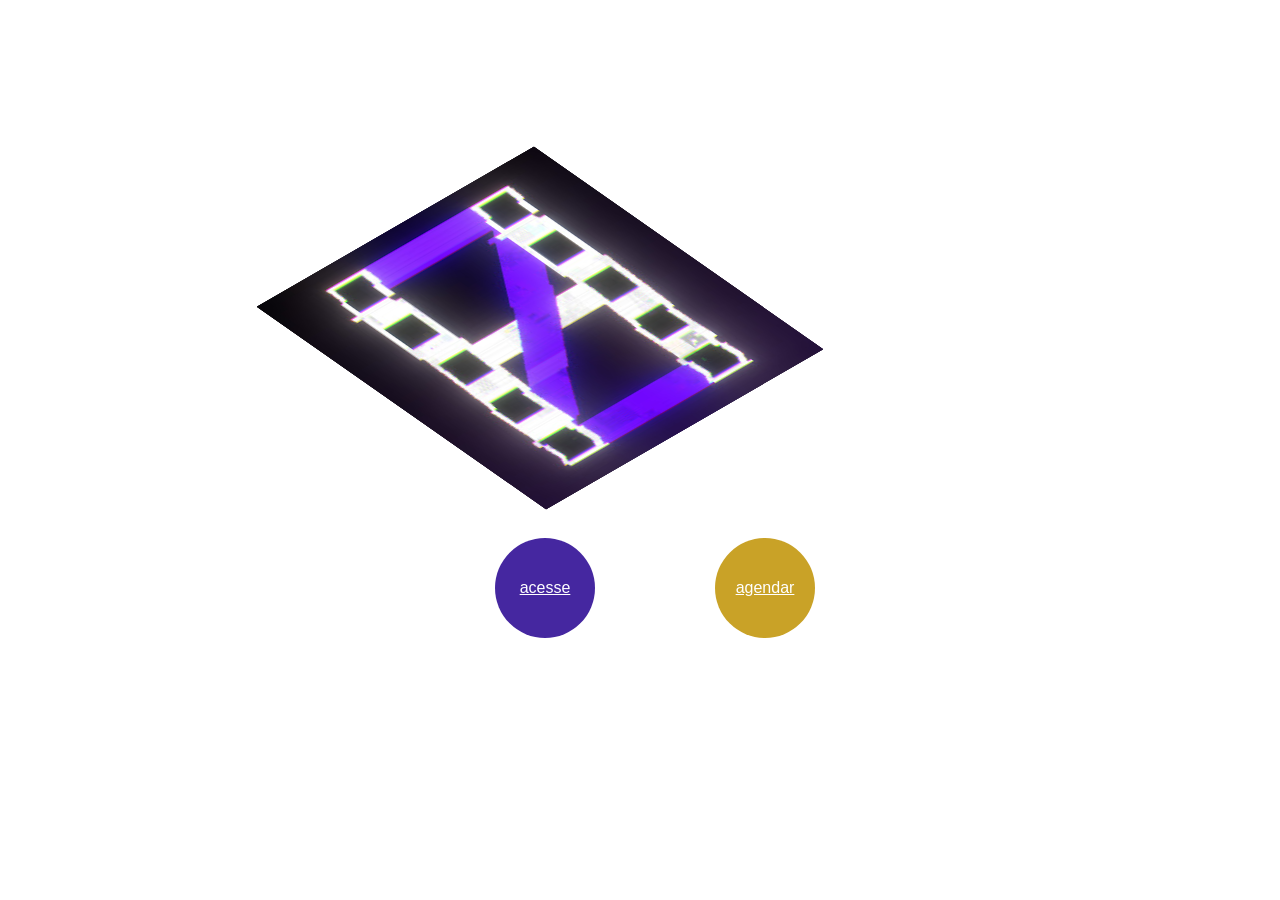
<file: index.html>
<!DOCTYPE html>
<html lang="en">
<head>
    <meta charset="UTF-8">
    <meta name="viewport" content="width=device-width, initial-scale=1.0">
    <title>logo3d</title>
    <link rel="stylesheet" href="style.css">
</head>
<body>
    <div class="logo">
        <img src="logo.jpg" alt="" />
        <img src="logo.jpg" alt="" />
        <img src="logo.jpg" alt="" />
        <img src="logo.jpg" alt="" />
    </div>

    <a class="pulse" id="channel-info"  href="https://www.youtube.com/channel/UCFLq1l7dMSEN1iadstElhhQ">
        acesse
    </a>

    <a class="pulse pulse-agendamento" href="agendamento.html">agendar</a>

</body>
</html>
</file>
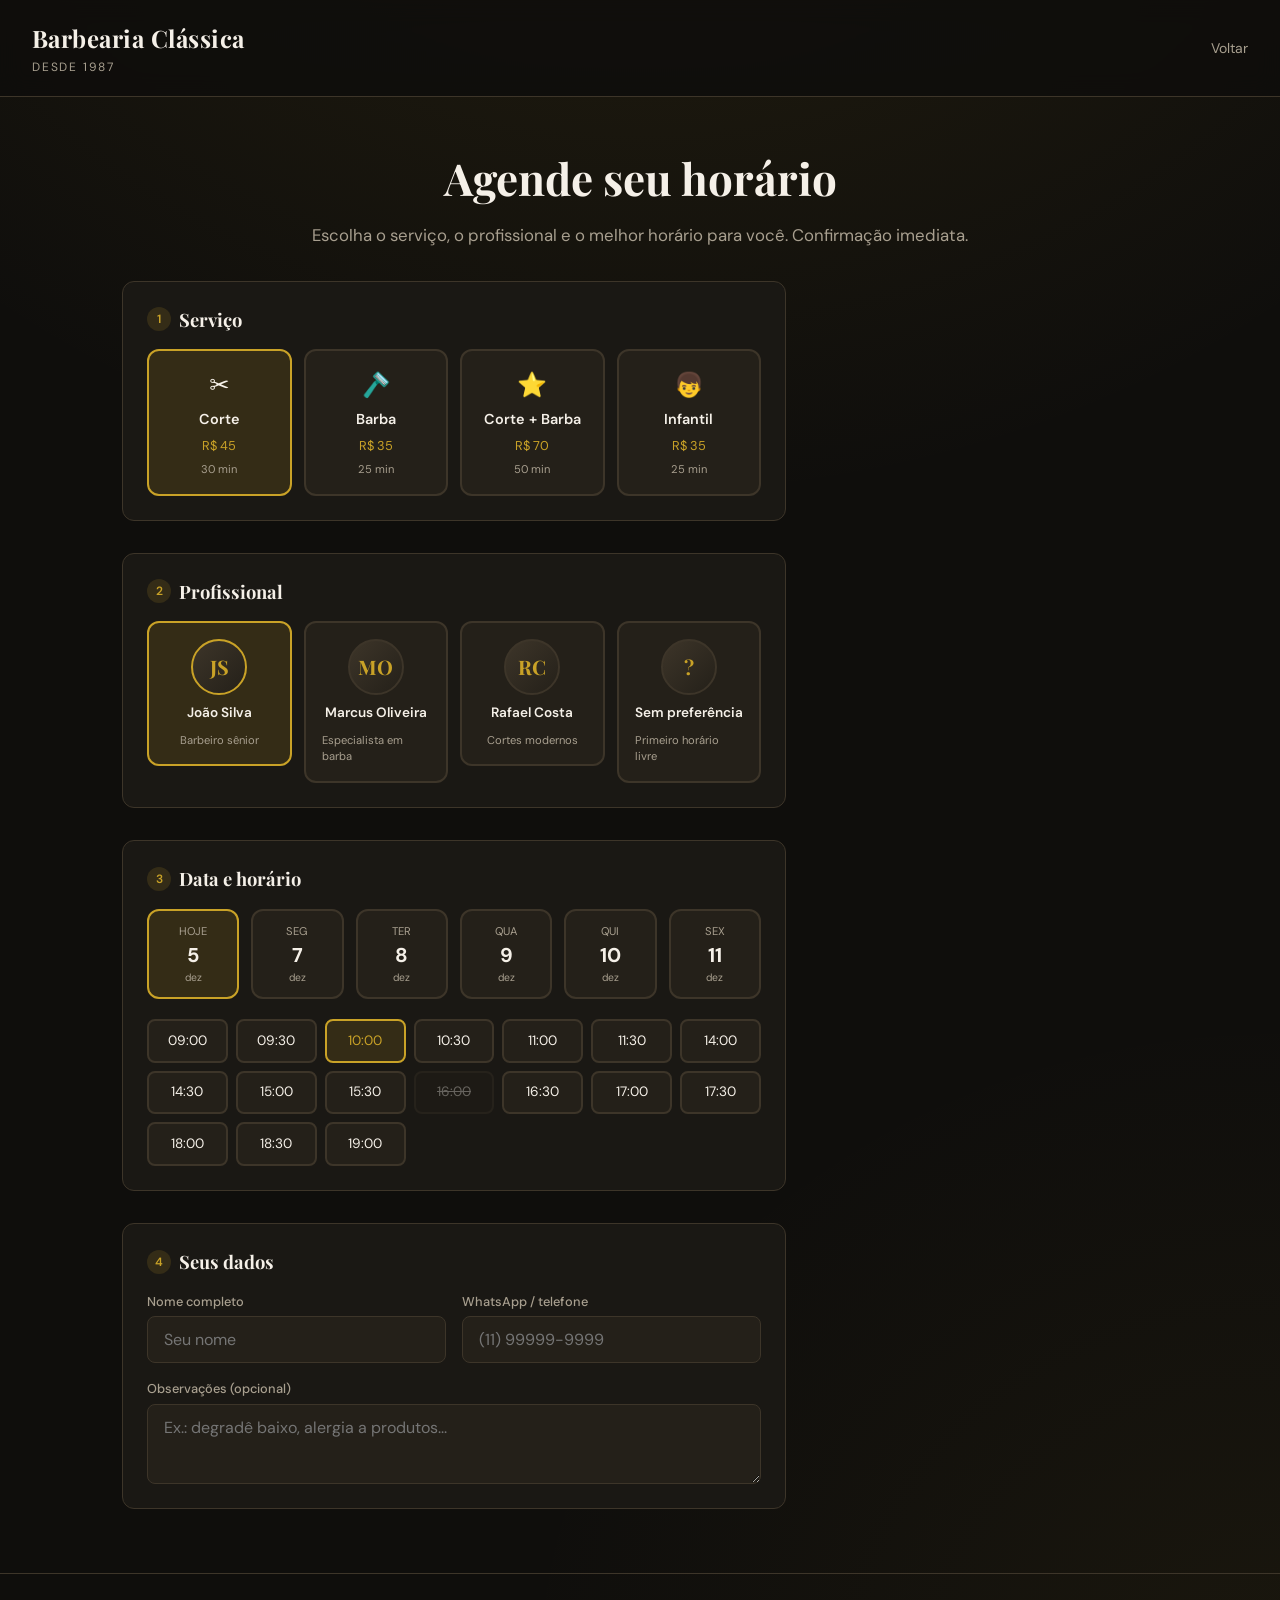
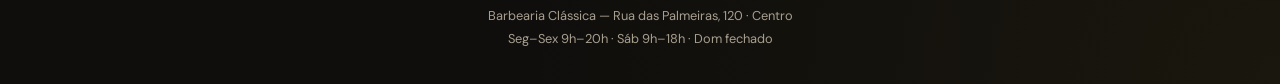
<file: agendamento.html>
<!DOCTYPE html>
<html lang="pt-BR">
<head>
    <meta charset="UTF-8">
    <meta name="viewport" content="width=device-width, initial-scale=1.0, viewport-fit=cover">
    <meta name="theme-color" content="#0f0e0c">
    <title>Agendar horário — Barbearia Clássica</title>
    <link rel="preconnect" href="https://fonts.googleapis.com">
    <link rel="preconnect" href="https://fonts.gstatic.com" crossorigin>
    <link href="https://fonts.googleapis.com/css2?family=DM+Sans:ital,opsz,wght@0,9..40,400;0,9..40,500;0,9..40,600;0,9..40,700;1,9..40,400&family=Playfair+Display:wght@600;700&display=swap" rel="stylesheet">
    <link rel="stylesheet" href="agendamento.css">
</head>
<body>
    <header class="site-header">
        <div class="brand">
            <span class="brand-name">Barbearia Clássica</span>
            <span class="brand-tagline">Desde 1987</span>
        </div>
        <a class="nav-back" href="index.html"><span class="nav-back-short" aria-hidden="true">←</span><span class="nav-back-text">Voltar</span></a>
    </header>

    <section class="hero">
        <h1>Agende seu horário</h1>
        <p>Escolha o serviço, o profissional e o melhor horário para você. Confirmação imediata.</p>
    </section>

    <div class="booking-layout">
        <form class="booking-form" id="booking-form" novalidate>
            <section class="form-section">
                <h2><span class="step-num">1</span> Serviço</h2>
                <div class="service-grid">
                    <div class="service-card">
                        <input type="radio" name="service" id="svc-corte" value="corte" data-price="45" data-duration="30" checked>
                        <label for="svc-corte">
                            <span class="service-icon">✂️</span>
                            <span class="service-name">Corte</span>
                            <span class="service-price">R$ 45</span>
                            <span class="service-duration">30 min</span>
                        </label>
                    </div>
                    <div class="service-card">
                        <input type="radio" name="service" id="svc-barba" value="barba" data-price="35" data-duration="25">
                        <label for="svc-barba">
                            <span class="service-icon">🪒</span>
                            <span class="service-name">Barba</span>
                            <span class="service-price">R$ 35</span>
                            <span class="service-duration">25 min</span>
                        </label>
                    </div>
                    <div class="service-card">
                        <input type="radio" name="service" id="svc-combo" value="combo" data-price="70" data-duration="50">
                        <label for="svc-combo">
                            <span class="service-icon">⭐</span>
                            <span class="service-name">Corte + Barba</span>
                            <span class="service-price">R$ 70</span>
                            <span class="service-duration">50 min</span>
                        </label>
                    </div>
                    <div class="service-card">
                        <input type="radio" name="service" id="svc-infantil" value="infantil" data-price="35" data-duration="25">
                        <label for="svc-infantil">
                            <span class="service-icon">👦</span>
                            <span class="service-name">Infantil</span>
                            <span class="service-price">R$ 35</span>
                            <span class="service-duration">25 min</span>
                        </label>
                    </div>
                </div>
            </section>

            <section class="form-section">
                <h2><span class="step-num">2</span> Profissional</h2>
                <div class="barber-grid">
                    <div class="barber-card">
                        <input type="radio" name="barber" id="barber-joao" value="João Silva" checked>
                        <label for="barber-joao">
                            <span class="barber-avatar">JS</span>
                            <span class="barber-name">João Silva</span>
                            <span class="barber-role">Barbeiro sênior</span>
                        </label>
                    </div>
                    <div class="barber-card">
                        <input type="radio" name="barber" id="barber-marcus" value="Marcus Oliveira">
                        <label for="barber-marcus">
                            <span class="barber-avatar">MO</span>
                            <span class="barber-name">Marcus Oliveira</span>
                            <span class="barber-role">Especialista em barba</span>
                        </label>
                    </div>
                    <div class="barber-card">
                        <input type="radio" name="barber" id="barber-rafa" value="Rafael Costa">
                        <label for="barber-rafa">
                            <span class="barber-avatar">RC</span>
                            <span class="barber-name">Rafael Costa</span>
                            <span class="barber-role">Cortes modernos</span>
                        </label>
                    </div>
                    <div class="barber-card">
                        <input type="radio" name="barber" id="barber-any" value="Qualquer disponível">
                        <label for="barber-any">
                            <span class="barber-avatar">?</span>
                            <span class="barber-name">Sem preferência</span>
                            <span class="barber-role">Primeiro horário livre</span>
                        </label>
                    </div>
                </div>
            </section>

            <section class="form-section">
                <h2><span class="step-num">3</span> Data e horário</h2>
                <p class="scroll-hint" id="date-scroll-hint">Deslize para ver mais datas</p>
                <div class="date-row" id="date-options" role="radiogroup" aria-label="Selecione a data"></div>
                <p class="field-label-time">Horário</p>
                <div class="time-grid" id="time-slots" role="radiogroup" aria-label="Selecione o horário"></div>
            </section>

            <div class="form-error" id="form-error" role="alert" hidden></div>
            <section class="form-section">
                <h2><span class="step-num">4</span> Seus dados</h2>
                <div class="field-row">
                    <div class="field-group">
                        <label for="client-name">Nome completo</label>
                        <input type="text" id="client-name" name="name" placeholder="Seu nome" required autocomplete="name">
                    </div>
                    <div class="field-group">
                        <label for="client-phone">WhatsApp / telefone</label>
                        <input type="tel" id="client-phone" name="phone" placeholder="(11) 99999-9999" required autocomplete="tel">
                    </div>
                </div>
                <div class="field-group">
                    <label for="client-notes">Observações (opcional)</label>
                    <textarea id="client-notes" name="notes" placeholder="Ex.: degradê baixo, alergia a produtos..."></textarea>
                </div>
            </section>
        </form>

        <aside class="summary-panel" aria-label="Resumo do agendamento">
            <details class="summary-compact" id="summary-compact">
                <summary class="summary-compact__trigger">
                    <span class="summary-compact__label">Resumo</span>
                    <span class="summary-compact__preview" id="summary-preview">Corte · R$ 45</span>
                </summary>
                <div class="summary-card">
                <h3 class="summary-desktop-title">Resumo do agendamento</h3>
                <p class="summary-card__title">Detalhes</p>
                <div class="summary-item">
                    <span class="label">Serviço</span>
                    <span class="value" id="summary-service">Corte</span>
                </div>
                <div class="summary-item">
                    <span class="label">Profissional</span>
                    <span class="value" id="summary-barber">João Silva</span>
                </div>
                <div class="summary-item">
                    <span class="label">Data</span>
                    <span class="value" id="summary-date">—</span>
                </div>
                <div class="summary-item">
                    <span class="label">Horário</span>
                    <span class="value" id="summary-time">—</span>
                </div>
                <div class="summary-item">
                    <span class="label">Duração</span>
                    <span class="value" id="summary-duration">30 min</span>
                </div>
                <div class="summary-total">
                    <span>Total</span>
                    <span class="amount" id="summary-total">R$ 45</span>
                </div>
                <button type="submit" form="booking-form" class="btn-submit" id="btn-submit">
                    Enviar pelo WhatsApp
                </button>
                <p class="summary-hint">Você receberá confirmação por WhatsApp</p>
                </div>
            </details>
        </aside>
    </div>

    <div class="page-end">
        <footer class="site-footer">
            <p>Barbearia Clássica — Rua das Palmeiras, 120 · Centro</p>
            <p>Seg–Sex 9h–20h · Sáb 9h–18h · Dom fechado</p>
        </footer>
    </div>

    <div class="modal-overlay" id="success-modal" aria-hidden="true">
        <div class="modal" role="dialog" aria-labelledby="modal-title">
            <div class="modal-icon">✓</div>
            <h2 id="modal-title">Envie pelo WhatsApp</h2>
            <p>Abrimos o WhatsApp com seu pedido pronto. Toque em <strong>Enviar</strong> para a barbearia receber.</p>
            <div class="modal-details" id="modal-details"></div>
            <button type="button" class="btn-close" id="modal-close">Fechar</button>
        </div>
    </div>

    <div class="mobile-cta" id="mobile-cta">
        <button type="button" class="btn-mobile-details" id="btn-mobile-details" aria-expanded="false" aria-controls="mobile-details-popover">
            Detalhes
        </button>
        <div class="mobile-cta-info">
            <span class="mobile-cta-total" id="mobile-cta-total">R$ 45</span>
            <span class="mobile-cta-meta" id="mobile-cta-meta">Corte · escolha data e horário</span>
        </div>
        <button type="submit" form="booking-form" class="btn-submit btn-submit-mobile" id="btn-submit-mobile">
            Enviar
        </button>
    </div>

    <div class="mobile-details-popover" id="mobile-details-popover" hidden>
        <div class="mobile-details-popover__panel" role="region" aria-label="Detalhes do agendamento">
            <div class="summary-item"><span class="label">Serviço</span><span class="value" id="popover-service">Corte</span></div>
            <div class="summary-item"><span class="label">Profissional</span><span class="value" id="popover-barber">João Silva</span></div>
            <div class="summary-item"><span class="label">Data</span><span class="value" id="popover-date">—</span></div>
            <div class="summary-item"><span class="label">Horário</span><span class="value" id="popover-time">—</span></div>
            <div class="summary-item"><span class="label">Duração</span><span class="value" id="popover-duration">30 min</span></div>
            <div class="summary-total"><span>Total</span><span class="amount" id="popover-total">R$ 45</span></div>
        </div>
    </div>

    <script src="agendamento.js"></script>
</body>
</html>
</file>
<file: style.css>
body{
    display: flex;
    justify-content: center;
    align-items: center;
}

.logo{
    position: relative;
    width: 640px;
    height: 640px;
    transform: rotate(-30deg) skew(25deg) scale(0.5);
    background: rgba(0, 0, 0,0.288);
    transition: 0.5s;
}
.logo:hover img:nth-child(4){
    transform: translate(160px,-160px);
}
.logo:hover img:nth-child(3){
    transform: translate(120px,-120px);
    opacity: 0.8;
}
.logo:hover img:nth-child(2){
    transform: translate(80px,-80px);
    opacity: 0.6;
}
.logo:hover img:nth-child(1){
    transform: translate(40px,-40px);
    opacity: 0.4;
}

.logo img{
    width: 100%;
    position: absolute;
    transition: 1s;
}



.pulse{
    position: relative;
    top: 260px;
    left: -365px;

    display: flex;
    justify-content: center;
    align-items: center;
    height: 100vh;
    margin: 0;

    width: 100px;
    height: 100px;
    background: rgba(69, 39, 160, 1);
    border-radius: 50%;
    display: flex;
    align-items: center;
    color: white;
    font-family: Arial, Helvetica, sans-serif;
    animation: pulse 1.5s linear infinite;
}

@keyframes pulse{
    0%{
        box-shadow: 0 0 0 0 rgba(69, 39, 160,1);
    }
    100%{
        box-shadow: 0 0 0 50px rgba(69, 39, 160,0);
    }
}

.pulse-agendamento{
    left: -245px;
    background: rgba(201, 162, 39, 1);
    animation-name: pulse-gold;
}

@keyframes pulse-gold{
    0%{
        box-shadow: 0 0 0 0 rgba(201, 162, 39, 1);
    }
    100%{
        box-shadow: 0 0 0 50px rgba(201, 162, 39, 0);
    }
}

@media (max-width: 768px) {
    body {
        flex-direction: column;
        padding: 1rem;
        min-height: 100vh;
        height: auto;
    }

    .logo {
        width: min(90vw, 320px);
        height: min(90vw, 320px);
        transform: rotate(-30deg) skew(25deg) scale(0.55);
    }

    .pulse {
        position: static;
        top: auto;
        left: auto;
        width: min(88vw, 280px);
        height: 52px;
        min-height: 48px;
        border-radius: 26px;
        margin-top: 1.25rem;
        animation: none;
        box-shadow: 0 4px 20px rgba(69, 39, 160, 0.4);
    }

    .pulse-agendamento {
        background: rgba(201, 162, 39, 1);
        box-shadow: 0 4px 20px rgba(201, 162, 39, 0.35);
    }
}
</file>
<file: agendamento.css>
*,
*::before,
*::after {
    box-sizing: border-box;
    margin: 0;
    padding: 0;
}

:root {
    --bg: #0f0e0c;
    --surface: #1a1814;
    --surface-elevated: #242019;
    --border: #3d3529;
    --text: #f5f0e8;
    --text-muted: #a89f8f;
    --accent: #c9a227;
    --accent-hover: #e0b83a;
    --accent-dim: rgba(201, 162, 39, 0.15);
    --success: #4a9b6e;
    --radius: 12px;
    --font-display: "Playfair Display", Georgia, serif;
    --font-body: "DM Sans", system-ui, sans-serif;
}

html {
    scroll-behavior: smooth;
}

body {
    min-height: 100vh;
    background: var(--bg);
    background-image:
        radial-gradient(ellipse 80% 50% at 50% -20%, rgba(201, 162, 39, 0.12), transparent),
        radial-gradient(ellipse 60% 40% at 100% 100%, rgba(201, 162, 39, 0.06), transparent);
    color: var(--text);
    font-family: var(--font-body);
    line-height: 1.5;
}

a {
    color: var(--accent);
    text-decoration: none;
}

a:hover {
    color: var(--accent-hover);
}

/* Header */
.site-header {
    display: flex;
    align-items: center;
    justify-content: space-between;
    padding: 1.25rem 2rem;
    border-bottom: 1px solid var(--border);
    background: rgba(15, 14, 12, 0.85);
    backdrop-filter: blur(12px);
    position: sticky;
    top: 0;
    z-index: 100;
}

.brand {
    display: flex;
    flex-direction: column;
    gap: 0.15rem;
}

.brand-name {
    font-family: var(--font-display);
    font-size: 1.5rem;
    font-weight: 700;
    letter-spacing: 0.02em;
}

.brand-tagline {
    font-size: 0.75rem;
    color: var(--text-muted);
    text-transform: uppercase;
    letter-spacing: 0.15em;
}

.nav-back {
    font-size: 0.875rem;
    color: var(--text-muted);
    transition: color 0.2s;
}

.nav-back:hover {
    color: var(--accent);
}

/* Hero */
.hero {
    max-width: 720px;
    margin: 0 auto;
    padding: 3rem 2rem 2rem;
    text-align: center;
}

.hero h1 {
    font-family: var(--font-display);
    font-size: clamp(2rem, 5vw, 2.75rem);
    font-weight: 700;
    margin-bottom: 0.75rem;
}

.hero p {
    color: var(--text-muted);
    font-size: 1.05rem;
}

/* Layout */
.booking-layout {
    display: grid;
    grid-template-columns: 1fr 340px;
    gap: 2rem;
    max-width: 1100px;
    margin: 0 auto;
    padding: 0 2rem 4rem;
}

@media (max-width: 900px) {
    .booking-layout {
        grid-template-columns: 1fr;
    }
}

/* Form sections */
.booking-form {
    display: flex;
    flex-direction: column;
    gap: 2rem;
}

.form-section {
    background: var(--surface);
    border: 1px solid var(--border);
    border-radius: var(--radius);
    padding: 1.5rem;
}

.form-section h2 {
    font-family: var(--font-display);
    font-size: 1.15rem;
    margin-bottom: 1rem;
    display: flex;
    align-items: center;
    gap: 0.5rem;
}

.step-num {
    display: inline-flex;
    align-items: center;
    justify-content: center;
    width: 1.5rem;
    height: 1.5rem;
    background: var(--accent-dim);
    color: var(--accent);
    border-radius: 50%;
    font-family: var(--font-body);
    font-size: 0.75rem;
    font-weight: 600;
}

/* Service cards */
.service-grid {
    display: grid;
    grid-template-columns: repeat(auto-fill, minmax(140px, 1fr));
    gap: 0.75rem;
}

.service-card {
    cursor: pointer;
}

.service-card input {
    position: absolute;
    opacity: 0;
    pointer-events: none;
}

.service-card label {
    display: flex;
    flex-direction: column;
    align-items: center;
    gap: 0.35rem;
    padding: 1rem 0.75rem;
    border: 2px solid var(--border);
    border-radius: var(--radius);
    background: var(--surface-elevated);
    cursor: pointer;
    transition: border-color 0.2s, background 0.2s;
    text-align: center;
}

.service-card input:checked + label {
    border-color: var(--accent);
    background: var(--accent-dim);
}

.service-card label:hover {
    border-color: var(--accent);
}

.service-icon {
    font-size: 1.5rem;
}

.service-name {
    font-weight: 600;
    font-size: 0.9rem;
}

.service-price {
    font-size: 0.8rem;
    color: var(--accent);
}

.service-duration {
    font-size: 0.7rem;
    color: var(--text-muted);
}

/* Barber selection */
.barber-grid {
    display: grid;
    grid-template-columns: repeat(auto-fill, minmax(120px, 1fr));
    gap: 0.75rem;
}

.barber-card input {
    position: absolute;
    opacity: 0;
}

.barber-card label {
    display: flex;
    flex-direction: column;
    align-items: center;
    gap: 0.5rem;
    padding: 1rem;
    border: 2px solid var(--border);
    border-radius: var(--radius);
    background: var(--surface-elevated);
    cursor: pointer;
    transition: border-color 0.2s, background 0.2s;
}

.barber-card input:checked + label {
    border-color: var(--accent);
    background: var(--accent-dim);
}

.barber-avatar {
    width: 56px;
    height: 56px;
    border-radius: 50%;
    background: linear-gradient(135deg, var(--border), var(--surface-elevated));
    display: flex;
    align-items: center;
    justify-content: center;
    font-family: var(--font-display);
    font-size: 1.25rem;
    font-weight: 700;
    color: var(--accent);
    border: 2px solid var(--border);
}

.barber-card input:checked + label .barber-avatar {
    border-color: var(--accent);
}

.barber-name {
    font-weight: 600;
    font-size: 0.85rem;
}

.barber-role {
    font-size: 0.7rem;
    color: var(--text-muted);
}

/* Date & time */
.date-row {
    display: flex;
    gap: 0.75rem;
    flex-wrap: wrap;
    margin-bottom: 1.25rem;
}

.date-chip {
    flex: 1;
    min-width: 72px;
}

.date-chip input {
    position: absolute;
    opacity: 0;
}

.date-chip label {
    display: flex;
    flex-direction: column;
    align-items: center;
    padding: 0.75rem 0.5rem;
    border: 2px solid var(--border);
    border-radius: var(--radius);
    background: var(--surface-elevated);
    cursor: pointer;
    transition: border-color 0.2s, background 0.2s;
}

.date-chip input:checked + label {
    border-color: var(--accent);
    background: var(--accent-dim);
}

.date-day {
    font-size: 0.7rem;
    color: var(--text-muted);
    text-transform: uppercase;
}

.date-num {
    font-size: 1.25rem;
    font-weight: 700;
}

.date-month {
    font-size: 0.65rem;
    color: var(--text-muted);
}

.time-grid {
    display: grid;
    grid-template-columns: repeat(auto-fill, minmax(72px, 1fr));
    gap: 0.5rem;
}

.time-slot input {
    position: absolute;
    opacity: 0;
}

.time-slot label {
    display: block;
    padding: 0.6rem;
    text-align: center;
    font-size: 0.85rem;
    border: 2px solid var(--border);
    border-radius: 8px;
    background: var(--surface-elevated);
    cursor: pointer;
    transition: border-color 0.2s, background 0.2s;
}

.time-slot input:checked + label {
    border-color: var(--accent);
    background: var(--accent-dim);
    color: var(--accent);
}

.time-slot input:disabled + label {
    opacity: 0.35;
    cursor: not-allowed;
    text-decoration: line-through;
}

.time-slot label:hover:not(:has(+ input:disabled)) {
    border-color: var(--accent);
}

/* Customer fields */
.field-group {
    display: flex;
    flex-direction: column;
    gap: 0.35rem;
    margin-bottom: 1rem;
}

.field-group:last-child {
    margin-bottom: 0;
}

.field-group label {
    font-size: 0.8rem;
    color: var(--text-muted);
    font-weight: 500;
}

.field-group input,
.field-group textarea {
    padding: 0.75rem 1rem;
    border: 1px solid var(--border);
    border-radius: 8px;
    background: var(--surface-elevated);
    color: var(--text);
    font-family: inherit;
    font-size: 1rem;
    transition: border-color 0.2s;
}

.field-group input:focus,
.field-group textarea:focus {
    outline: none;
    border-color: var(--accent);
}

.field-group textarea {
    resize: vertical;
    min-height: 80px;
}

.field-row {
    display: grid;
    grid-template-columns: 1fr 1fr;
    gap: 1rem;
}

@media (max-width: 500px) {
    .field-row {
        grid-template-columns: 1fr;
    }
}

/* Summary panel */
.summary-panel {
    position: sticky;
    top: 5.5rem;
    align-self: start;
}

.summary-card {
    background: var(--surface);
    border: 1px solid var(--border);
    border-radius: var(--radius);
    padding: 1.5rem;
}

.summary-card h3 {
    font-family: var(--font-display);
    font-size: 1.15rem;
    margin-bottom: 1.25rem;
    padding-bottom: 0.75rem;
    border-bottom: 1px solid var(--border);
}

.summary-item {
    display: flex;
    justify-content: space-between;
    gap: 1rem;
    margin-bottom: 0.75rem;
    font-size: 0.9rem;
}

.summary-item .label {
    color: var(--text-muted);
}

.summary-item .value {
    text-align: right;
    font-weight: 500;
}

.summary-total {
    display: flex;
    justify-content: space-between;
    align-items: center;
    margin-top: 1.25rem;
    padding-top: 1rem;
    border-top: 1px solid var(--border);
    font-size: 1.1rem;
    font-weight: 700;
}

.summary-total .amount {
    color: var(--accent);
    font-size: 1.35rem;
}

.btn-submit {
    width: 100%;
    margin-top: 1.25rem;
    padding: 1rem 1.5rem;
    border: none;
    border-radius: var(--radius);
    background: linear-gradient(135deg, var(--accent), #a8861f);
    color: var(--bg);
    font-family: inherit;
    font-size: 1rem;
    font-weight: 700;
    cursor: pointer;
    transition: transform 0.15s, box-shadow 0.2s;
}

.btn-submit:hover {
    transform: translateY(-1px);
    box-shadow: 0 8px 24px rgba(201, 162, 39, 0.35);
}

.btn-submit:active {
    transform: translateY(0);
}

.btn-submit:disabled {
    opacity: 0.5;
    cursor: not-allowed;
    transform: none;
    box-shadow: none;
}

.summary-hint {
    margin-top: 0.75rem;
    font-size: 0.75rem;
    color: var(--text-muted);
    text-align: center;
}

/* Modal */
.modal-overlay {
    position: fixed;
    inset: 0;
    background: rgba(0, 0, 0, 0.7);
    display: flex;
    align-items: center;
    justify-content: center;
    padding: 1.5rem;
    z-index: 200;
    opacity: 0;
    visibility: hidden;
    transition: opacity 0.3s, visibility 0.3s;
}

.modal-overlay.is-open {
    opacity: 1;
    visibility: visible;
}

.modal {
    background: var(--surface);
    border: 1px solid var(--border);
    border-radius: var(--radius);
    padding: 2rem;
    max-width: 400px;
    width: 100%;
    text-align: center;
    transform: scale(0.95);
    transition: transform 0.3s;
}

.modal-overlay.is-open .modal {
    transform: scale(1);
}

.modal-icon {
    width: 64px;
    height: 64px;
    margin: 0 auto 1rem;
    background: rgba(74, 155, 110, 0.2);
    border-radius: 50%;
    display: flex;
    align-items: center;
    justify-content: center;
    font-size: 2rem;
}

.modal h2 {
    font-family: var(--font-display);
    margin-bottom: 0.5rem;
}

.modal p {
    color: var(--text-muted);
    font-size: 0.95rem;
    margin-bottom: 1.5rem;
}

.modal-details {
    background: var(--surface-elevated);
    border-radius: 8px;
    padding: 1rem;
    text-align: left;
    font-size: 0.85rem;
    margin-bottom: 1.5rem;
}

.modal-details p {
    margin-bottom: 0.35rem;
    color: var(--text);
}

.modal-details p:last-child {
    margin-bottom: 0;
}

.modal-whatsapp-link {
    margin-top: 1rem !important;
    padding-top: 0.75rem;
    border-top: 1px solid var(--border);
    text-align: center;
}

.modal-whatsapp-link a {
    color: var(--accent);
    font-weight: 600;
}

.btn-close {
    padding: 0.75rem 2rem;
    border: 2px solid var(--accent);
    border-radius: 8px;
    background: transparent;
    color: var(--accent);
    font-family: inherit;
    font-size: 0.95rem;
    font-weight: 600;
    cursor: pointer;
    transition: background 0.2s, color 0.2s;
}

.btn-close:hover {
    background: var(--accent);
    color: var(--bg);
}

/* Footer */
.site-footer {
    text-align: center;
    padding: 2rem;
    color: var(--text-muted);
    font-size: 0.8rem;
    border-top: 1px solid var(--border);
}

.site-footer p {
    margin-bottom: 0.25rem;
}



/* Collapsible summary (mobile-first; expanded on desktop) */
.summary-compact {
    border: none;
    margin: 0;
}

.summary-compact__trigger {
    display: none;
    list-style: none;
    cursor: pointer;
    align-items: center;
    justify-content: space-between;
    gap: 0.75rem;
    padding: 0.75rem 1rem;
    min-height: 48px;
    background: var(--surface);
    border: 1px solid var(--border);
    border-radius: var(--radius);
    font-family: inherit;
    color: var(--text);
    -webkit-tap-highlight-color: transparent;
}

.summary-compact__trigger::-webkit-details-marker {
    display: none;
}

.summary-compact__trigger::after {
    content: "";
    width: 0.5rem;
    height: 0.5rem;
    border-right: 2px solid var(--accent);
    border-bottom: 2px solid var(--accent);
    transform: rotate(45deg);
    transition: transform 0.2s;
    flex-shrink: 0;
    margin-left: auto;
}

.summary-compact[open] .summary-compact__trigger::after {
    transform: rotate(-135deg);
    margin-top: 0.25rem;
}

.summary-compact__label {
    font-weight: 600;
    font-size: 0.85rem;
    color: var(--text-muted);
    flex-shrink: 0;
}

.summary-compact__preview {
    font-size: 0.85rem;
    font-weight: 600;
    color: var(--text);
    white-space: nowrap;
    overflow: hidden;
    text-overflow: ellipsis;
    text-align: right;
    flex: 1;
    min-width: 0;
}

.summary-card__title {
    display: block;
}



    .summary-compact > .summary-card {
        display: block;
    }

    .summary-card__title {
        display: none;
    }

    .summary-compact > .summary-card > .summary-card__title {
        display: none;
    }

    .summary-panel .summary-card h3,
    .summary-card__title {
        font-family: var(--font-display);
        font-size: 1.15rem;
        margin-bottom: 1.25rem;
        padding-bottom: 0.75rem;
        border-bottom: 1px solid var(--border);
    }

    .summary-panel .summary-card::before {
        content: "Resumo do agendamento";
        display: block;
        font-family: var(--font-display);
        font-size: 1.15rem;
        margin-bottom: 1.25rem;
        padding-bottom: 0.75rem;
        border-bottom: 1px solid var(--border);
    }

    .summary-card__title {
        display: none !important;
    }
}

/* Mobile details popover */
.mobile-details-popover {
    display: none;
}

.btn-mobile-details {
    display: none;
}

/* --- Mobile usability --- */
.scroll-hint,
.field-label-time {
    display: none;
}

.form-error {
    max-width: 1100px;
    margin: 0 auto 1rem;
    padding: 0.75rem 1rem;
    border-radius: 8px;
    background: rgba(180, 60, 60, 0.15);
    border: 1px solid rgba(220, 100, 100, 0.4);
    color: #f0a8a8;
    font-size: 0.9rem;
    line-height: 1.4;
}

.form-error:not([hidden]) {
    display: block;
}

.form-error[hidden] {
    display: none;
}

.nav-back-short {
    display: none;
}

/* Sticky mobile CTA (hidden on desktop) */
.mobile-cta {
    display: none;
}

@media (max-width: 768px) {
    html {
        -webkit-text-size-adjust: 100%;
    }

    body {
        padding-bottom: calc(4.5rem + env(safe-area-inset-bottom, 0px));
    }

    .site-header {
        padding: 0.75rem 1rem;
        padding-top: calc(0.75rem + env(safe-area-inset-top, 0px));
        gap: 0.75rem;
    }

    .brand-name {
        font-size: 1.15rem;
    }

    .brand-tagline {
        font-size: 0.65rem;
        letter-spacing: 0.1em;
    }

    .nav-back {
        flex-shrink: 0;
        min-height: 44px;
        min-width: 44px;
        display: inline-flex;
        align-items: center;
        justify-content: center;
        padding: 0.5rem 0.75rem;
        border: 1px solid var(--border);
        border-radius: 8px;
        font-size: 0.85rem;
    }

    .nav-back-short {
        display: inline;
        font-size: 1.25rem;
        line-height: 1;
    }

    .nav-back-text {
        display: none;
    }

    .hero {
        padding: 1.5rem 1rem 1rem;
        text-align: left;
    }

    .hero h1 {
        font-size: 1.65rem;
        margin-bottom: 0.5rem;
    }

    .hero p {
        font-size: 0.95rem;
    }

    .booking-layout {
        padding: 0 1rem 1rem;
        gap: 1.25rem;
    }

    .booking-form {
        gap: 1.25rem;
    }

    .form-section {
        padding: 1.125rem;
    }

    .form-section h2 {
        font-size: 1.05rem;
    }

    .form-error {
        margin-left: 1rem;
        margin-right: 1rem;
    }

    .scroll-hint {
        display: block;
        font-size: 0.75rem;
        color: var(--text-muted);
        margin-bottom: 0.5rem;
    }

    .field-label-time {
        display: block;
        font-size: 0.8rem;
        color: var(--text-muted);
        font-weight: 500;
        margin-bottom: 0.5rem;
    }

    /* 2-column grids, larger touch targets */
    .service-grid {
        grid-template-columns: repeat(2, 1fr);
        gap: 0.625rem;
    }

    .service-card label {
        min-height: 7rem;
        padding: 1rem 0.5rem;
        -webkit-tap-highlight-color: transparent;
    }

    .barber-grid {
        grid-template-columns: repeat(2, 1fr);
    }

    .barber-card label {
        min-height: 8.5rem;
        padding: 0.875rem 0.5rem;
        -webkit-tap-highlight-color: transparent;
    }

    .barber-name {
        text-align: center;
    }

  .date-row {
        flex-wrap: nowrap;
        overflow-x: auto;
        overflow-y: hidden;
        scroll-snap-type: x mandatory;
        -webkit-overflow-scrolling: touch;
        scrollbar-width: none;
        gap: 0.5rem;
        margin-left: -0.25rem;
        margin-right: -0.25rem;
        padding: 0.25rem 0.25rem 0.75rem;
        margin-bottom: 1rem;
    }

    .date-row::-webkit-scrollbar {
        display: none;
    }

    .date-chip {
        flex: 0 0 auto;
        min-width: 4.75rem;
        scroll-snap-align: start;
    }

    .date-chip label {
        min-height: 4.75rem;
        min-width: 4.75rem;
        padding: 0.625rem 0.75rem;
    }

    .time-grid {
        grid-template-columns: repeat(3, 1fr);
        gap: 0.5rem;
    }

    .time-slot label {
        min-height: 48px;
        display: flex;
        align-items: center;
        justify-content: center;
        font-size: 0.9rem;
        padding: 0.75rem 0.25rem;
        -webkit-tap-highlight-color: transparent;
    }

    .field-group input,
    .field-group textarea {
        font-size: 16px;
        min-height: 48px;
        padding: 0.875rem 1rem;
    }

    .field-group textarea {
        min-height: 100px;
    }

    .field-row {
        grid-template-columns: 1fr;
        gap: 0;
    }

    /* Resumo completo só no desktop; no mobile usa barra + popover */
    .summary-panel {
        display: none;
    }

    .btn-mobile-details {
        display: inline-flex;
        align-items: center;
        justify-content: center;
        min-height: 44px;
        padding: 0 0.75rem;
        border: 1px solid var(--border);
        border-radius: 10px;
        background: var(--surface-elevated);
        color: var(--text-muted);
        font-family: inherit;
        font-size: 0.8rem;
        font-weight: 600;
        cursor: pointer;
        flex-shrink: 0;
        -webkit-tap-highlight-color: transparent;
    }

    .btn-mobile-details[aria-expanded="true"] {
        border-color: var(--accent);
        color: var(--accent);
    }

    .mobile-details-popover {
        display: block;
        position: fixed;
        left: 0;
        right: 0;
        bottom: calc(3.75rem + env(safe-area-inset-bottom, 0px));
        z-index: 140;
        padding: 0 0.75rem;
        pointer-events: none;
        visibility: hidden;
        opacity: 0;
        transition: opacity 0.2s, visibility 0.2s;
    }

    .mobile-details-popover.is-visible {
        pointer-events: auto;
        visibility: visible;
        opacity: 1;
    }

    .mobile-details-popover[hidden] {
        display: block;
        visibility: hidden;
        opacity: 0;
    }

    .mobile-details-popover__panel {
        background: var(--surface);
        border: 1px solid var(--border);
        border-radius: var(--radius);
        padding: 1rem;
        max-height: min(32vh, 240px);
        overflow-y: auto;
        box-shadow: 0 -12px 40px rgba(0, 0, 0, 0.5);
    }

    .mobile-details-popover .summary-item {
        margin-bottom: 0.5rem;
        font-size: 0.85rem;
    }

    .mobile-details-popover .summary-total {
        margin-top: 0.75rem;
        padding-top: 0.75rem;
    }

    .page-end {
        margin-top: 0.5rem;
        background: var(--bg);
    }

    .booking-layout {
        padding-bottom: 0.5rem;
    }

    .site-footer {
        margin-top: 0;
        padding: 1.5rem 1rem;
        padding-bottom: calc(4.75rem + env(safe-area-inset-bottom, 0px));
        font-size: 0.8rem;
        line-height: 1.6;
        background: var(--surface);
        border-top: 1px solid var(--border);
    }

    .site-footer p {
        max-width: 22rem;
        margin-left: auto;
        margin-right: auto;
    }

    .modal-overlay {
        align-items: flex-end;
        padding: 0;
    }

    .modal {
        max-width: none;
        border-radius: var(--radius) var(--radius) 0 0;
        padding: 1.5rem 1.25rem calc(1.5rem + env(safe-area-inset-bottom, 0px));
        transform: translateY(100%);
    }

    .modal-overlay.is-open .modal {
        transform: translateY(0);
    }

    .btn-close,
    .btn-submit {
        min-height: 48px;
    }

    /* Fixed bottom CTA */
    .mobile-cta {
        display: grid;
        grid-template-columns: auto 1fr auto;
        align-items: center;
        gap: 0.5rem;
        position: fixed;
        left: 0;
        right: 0;
        bottom: 0;
        z-index: 150;
        padding: 0.625rem 1rem;
        padding-bottom: calc(0.625rem + env(safe-area-inset-bottom, 0px));
        background: rgba(15, 14, 12, 0.96);
        border-top: 1px solid var(--border);
        backdrop-filter: blur(16px);
        box-shadow: 0 -8px 32px rgba(0, 0, 0, 0.45);
    }

    .mobile-cta-info {
        display: flex;
        flex-direction: column;
        justify-content: center;
        gap: 0.1rem;
        min-width: 0;
        padding-right: 0.5rem;
    }

    .mobile-cta-total {
        font-size: 1.15rem;
        font-weight: 700;
        color: var(--accent);
        line-height: 1.2;
    }

    .mobile-cta-meta {
        font-size: 0.72rem;
        color: var(--text-muted);
        white-space: nowrap;
        overflow: hidden;
        text-overflow: ellipsis;
    }

    .btn-submit-mobile {
        width: auto;
        min-width: 7.5rem;
        margin-top: 0;
        padding: 0 1.25rem;
        white-space: nowrap;
    }

}

@media (max-width: 380px) {
    .btn-submit-mobile {
        min-width: 6.5rem;
        font-size: 0.9rem;
        padding: 0 0.875rem;
    }
}

@media (min-width: 769px) {
    .summary-compact__trigger {
        display: none !important;
    }

    .summary-compact > .summary-card {
        display: block !important;
        max-height: none;
        overflow: visible;
        padding: 1.5rem;
    }

    .summary-card__title,
    .summary-desktop-title {
        display: none;
    }

    .summary-panel .summary-card::before {
        content: none;
    }

    .summary-desktop-title {
        display: block !important;
        font-family: var(--font-display);
        font-size: 1.15rem;
        margin-bottom: 1.25rem;
        padding-bottom: 0.75rem;
        border-bottom: 1px solid var(--border);
    }

    .summary-card__title {
        display: none !important;
    }
}
</file>
